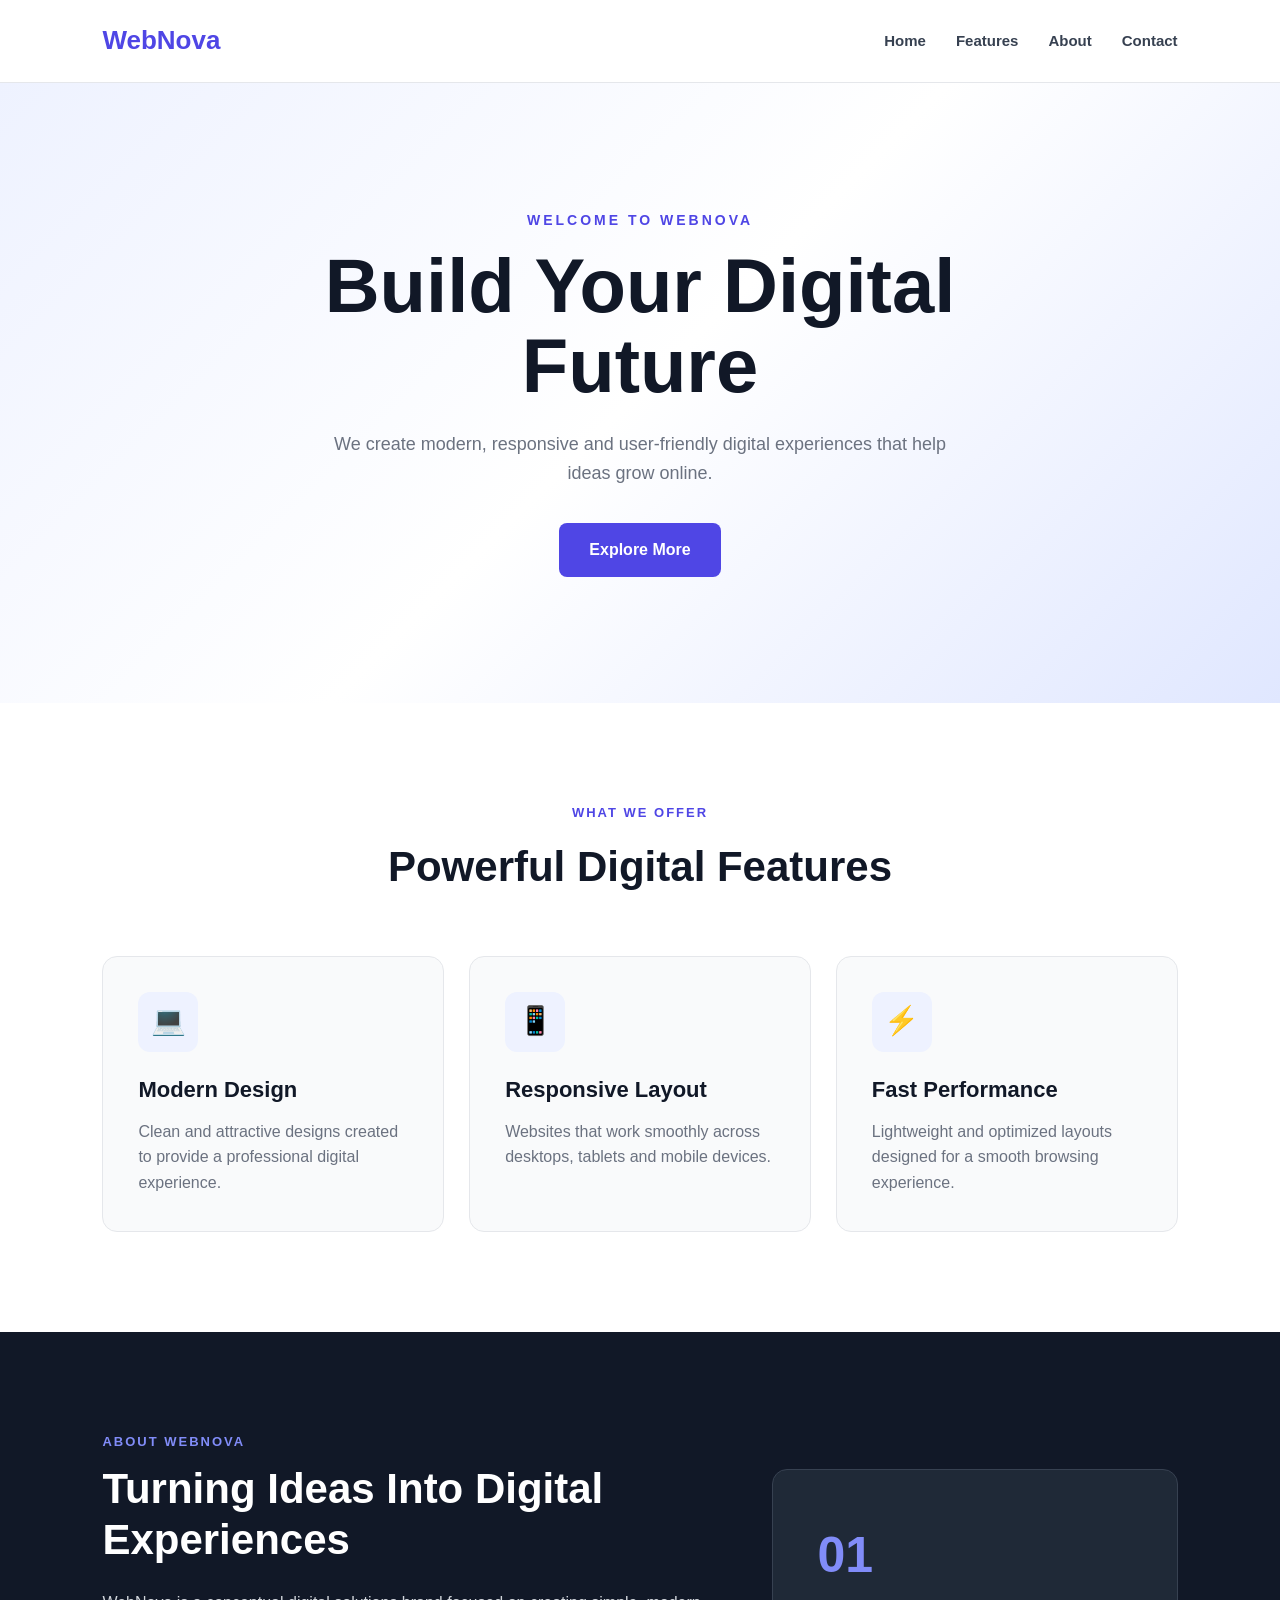
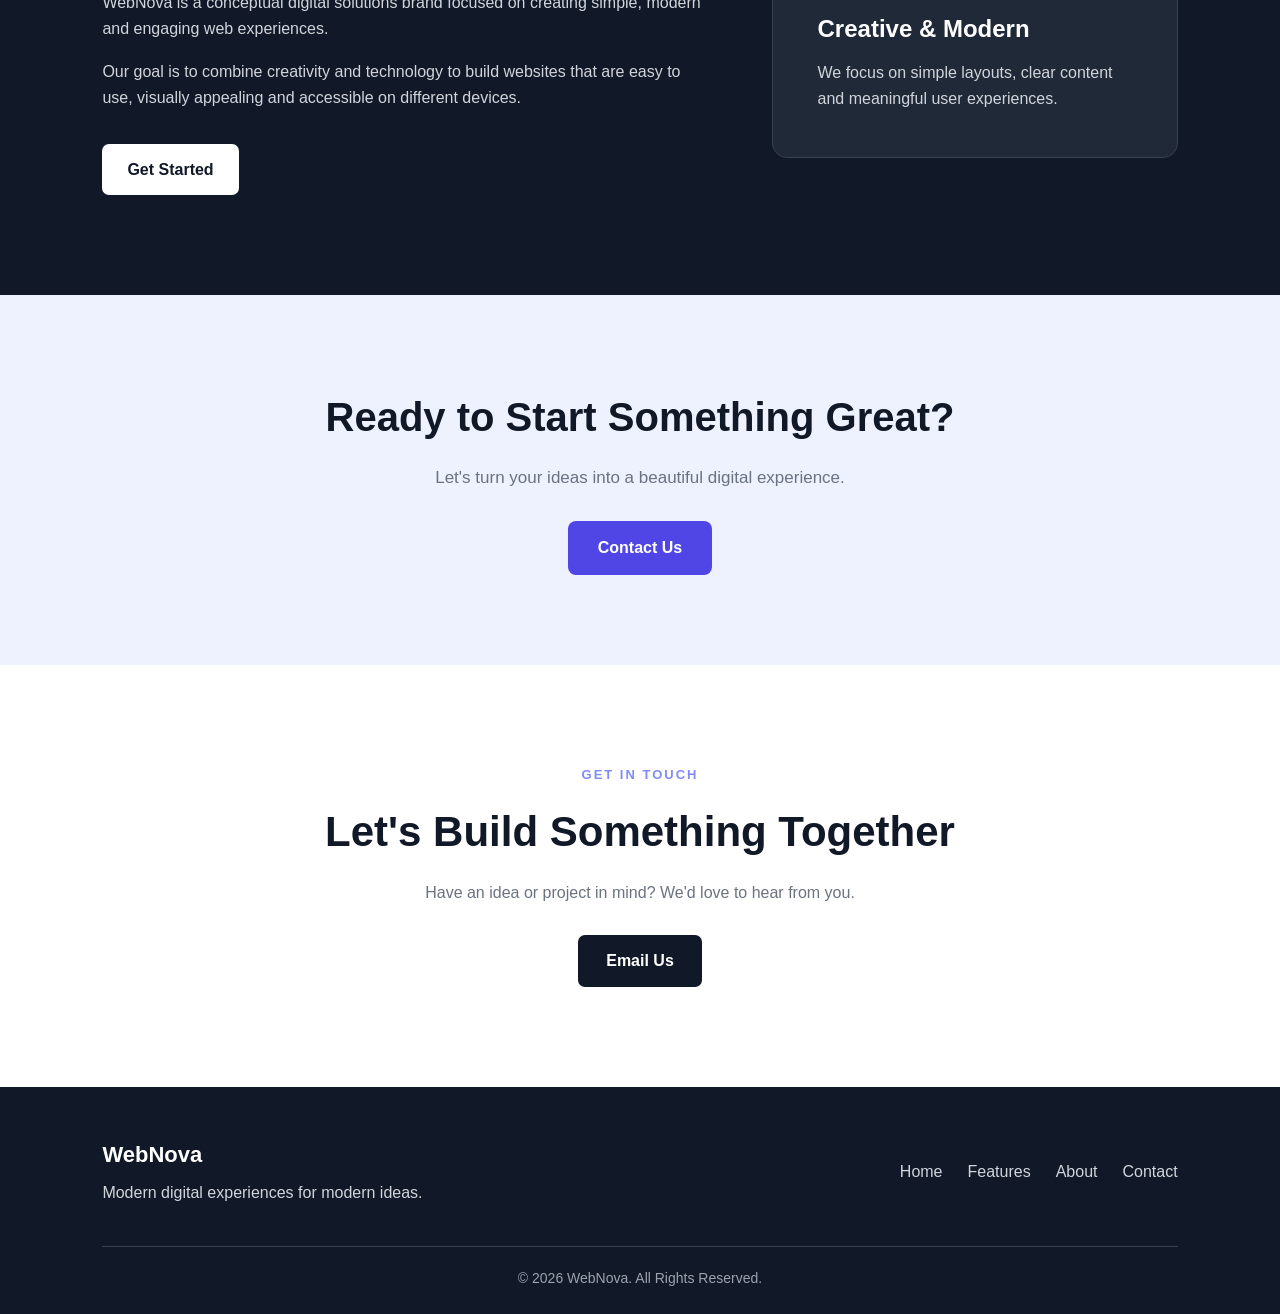
<file: WebDev-L1-LandingPage/index.html>
<!DOCTYPE html>
<html lang="en">
<head>
    <meta charset="UTF-8">
    <meta name="viewport" content="width=device-width, initial-scale=1.0">

    <title>WebNova - Modern Digital Solutions</title>

    <link rel="stylesheet" href="style.css">
</head>

<body>

    <header class="navbar">
        <div class="logo">WebNova</div>

        <nav>
            <a href="#home">Home</a>
            <a href="#features">Features</a>
            <a href="#about">About</a>
            <a href="#contact">Contact</a>
        </nav>
    </header>


    <section id="home" class="hero">

        <div class="hero-content">

            <p class="small-heading">WELCOME TO WEBNOVA</p>

            <h1>Build Your Digital Future</h1>

            <p>
                We create modern, responsive and user-friendly digital
                experiences that help ideas grow online.
            </p>

            <a href="#features" class="hero-button">
                Explore More
            </a>

        </div>

    </section>


    <section id="features" class="features">

        <div class="section-heading">
            <p>WHAT WE OFFER</p>
            <h2>Powerful Digital Features</h2>
        </div>

        <div class="feature-container">

            <div class="feature-card">
                <div class="icon">💻</div>
                <h3>Modern Design</h3>
                <p>
                    Clean and attractive designs created to provide
                    a professional digital experience.
                </p>
            </div>

            <div class="feature-card">
                <div class="icon">📱</div>
                <h3>Responsive Layout</h3>
                <p>
                    Websites that work smoothly across desktops,
                    tablets and mobile devices.
                </p>
            </div>

            <div class="feature-card">
                <div class="icon">⚡</div>
                <h3>Fast Performance</h3>
                <p>
                    Lightweight and optimized layouts designed
                    for a smooth browsing experience.
                </p>
            </div>

        </div>

    </section>


    <section id="about" class="about">

        <div class="about-content">

            <div class="about-text">

                <p class="section-label">ABOUT WEBNOVA</p>

                <h2>Turning Ideas Into Digital Experiences</h2>

                <p>
                    WebNova is a conceptual digital solutions brand
                    focused on creating simple, modern and engaging
                    web experiences.
                </p>

                <p>
                    Our goal is to combine creativity and technology
                    to build websites that are easy to use, visually
                    appealing and accessible on different devices.
                </p>

                <a href="#contact" class="about-button">
                    Get Started
                </a>

            </div>

            <div class="about-box">

                <div class="about-number">01</div>

                <h3>Creative & Modern</h3>

                <p>
                    We focus on simple layouts, clear content and
                    meaningful user experiences.
                </p>

            </div>

        </div>

    </section>


    <section class="cta">

        <h2>Ready to Start Something Great?</h2>

        <p>
            Let's turn your ideas into a beautiful digital experience.
        </p>

        <a href="#contact" class="cta-button">
            Contact Us
        </a>

    </section>

    <section id="contact" class="contact">

        <p class="section-label">GET IN TOUCH</p>

        <h2>Let's Build Something Together</h2>

        <p>
            Have an idea or project in mind? We'd love to hear from you.
        </p>

        <a href="mailto:hello@webnova.com" class="contact-button">
            Email Us
        </a>

    </section>

    <footer>

        <div class="footer-content">

            <div>
                <h3>WebNova</h3>
                <p>Modern digital experiences for modern ideas.</p>
            </div>

            <div class="footer-links">
                <a href="#home">Home</a>
                <a href="#features">Features</a>
                <a href="#about">About</a>
                <a href="#contact">Contact</a>
            </div>

        </div>

        <p class="copyright">
            © 2026 WebNova. All Rights Reserved.
        </p>

    </footer>

</body>
</html>
</file>
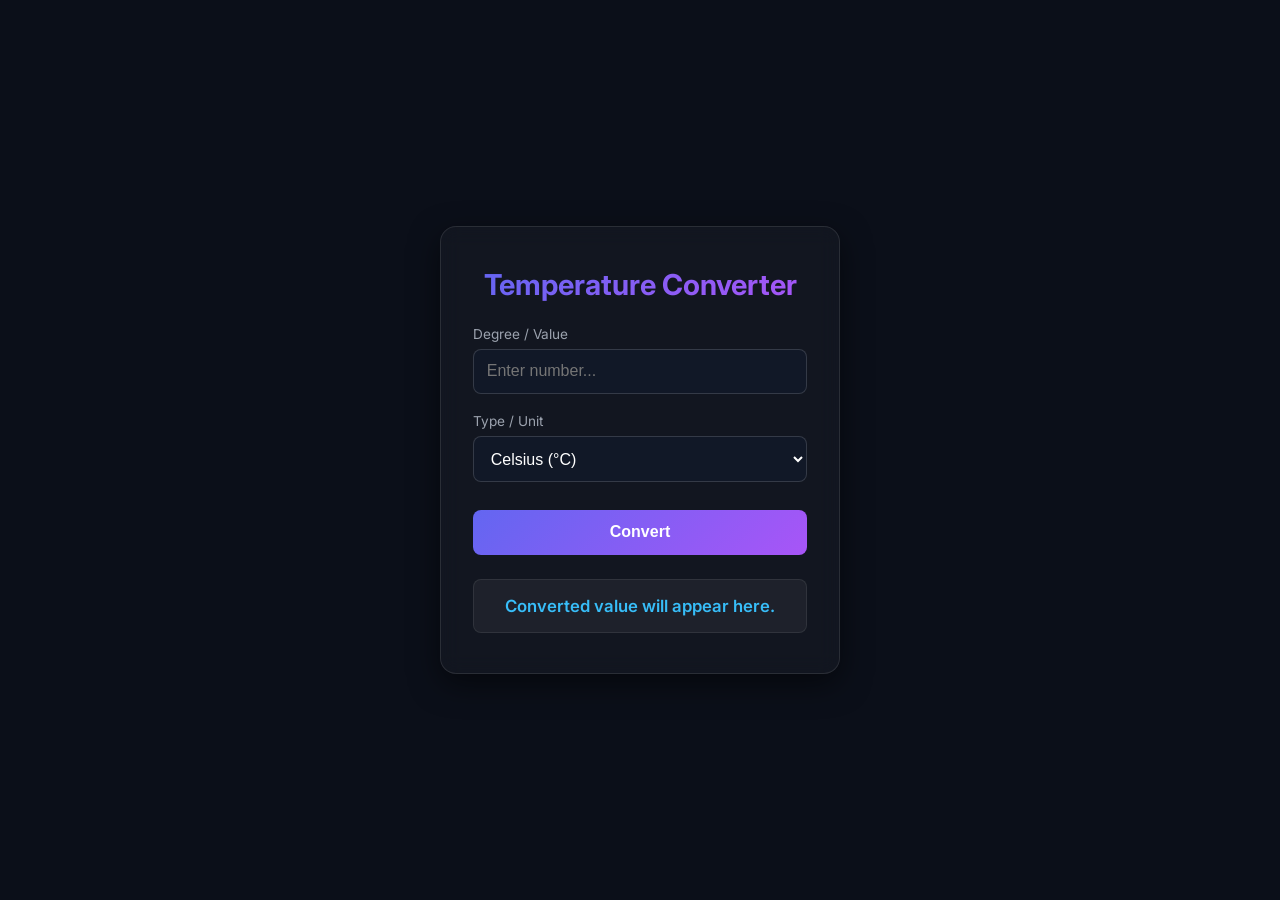
<file: WebDev-L1-TemperatureConverter/index.html>
<!DOCTYPE html>
<html lang="en">
<head>
  <meta charset="UTF-8">
  <meta name="viewport" content="width=device-width, initial-scale=1.0">
  <title>Temperature Converter</title>
  <link rel="stylesheet" href="style.css">
</head>
<body>

  <div class="converter-card">
    <h2>Temperature Converter</h2>

    <div class="input-group">
      <label for="degrees">Degree / Value</label>
      <input type="number" id="degrees" placeholder="Enter number..." step="any">
    </div>

    <div class="input-group">
      <label for="unit">Type / Unit</label>
      <select id="unit">
        <option value="celsius">Celsius (°C)</option>
        <option value="fahrenheit">Fahrenheit (°F)</option>
        <option value="kelvin">Kelvin (K)</option>
      </select>
    </div>

    <button id="convert-btn">Convert</button>

    <div class="result-box">
      <p id="result-text">Converted value will appear here.</p>
    </div>
  </div>

  <script src="script.js"></script>
</body>
</html>
</file>
<file: WebDev-L1-LandingPage/style.css>
* {
    margin: 0;
    padding: 0;
    box-sizing: border-box;
    scroll-behavior: smooth;
}

body {
    font-family: Arial, Helvetica, sans-serif;
    line-height: 1.6;
    color: #1f2937;
    background: #ffffff;
}

a {
    text-decoration: none;
}

.navbar {
    position: sticky;
    top: 0;
    z-index: 1000;

    display: flex;
    justify-content: space-between;
    align-items: center;

    padding: 20px 8%;

    background: #ffffff;
    border-bottom: 1px solid #e5e7eb;
}

.logo {
    font-size: 26px;
    font-weight: 700;
    color: #4f46e5;
}

.navbar nav {
    display: flex;
    gap: 30px;
}

.navbar nav a {
    color: #374151;
    font-size: 15px;
    font-weight: 600;

    transition: 0.3s;
}

.navbar nav a:hover {
    color: #4f46e5;
}


/* =========================
   Hero Section
========================= */

.hero {
    min-height: 620px;

    display: flex;
    justify-content: center;
    align-items: center;

    text-align: center;

    padding: 80px 8%;

    background: linear-gradient(
        135deg,
        #eef2ff,
        #ffffff,
        #e0e7ff
    );
}

.hero-content {
    max-width: 850px;
}

.small-heading {
    margin-bottom: 15px;

    color: #4f46e5;

    font-size: 14px;
    font-weight: 700;
    letter-spacing: 3px;
}

.hero h1 {
    margin-bottom: 25px;

    color: #111827;

    font-size: clamp(42px, 7vw, 76px);
    line-height: 1.05;
}

.hero p:not(.small-heading) {
    max-width: 650px;

    margin: 0 auto 35px;

    color: #6b7280;

    font-size: 18px;
}

.hero-button {
    display: inline-block;

    padding: 14px 30px;

    color: white;
    background: #4f46e5;

    border-radius: 8px;

    font-weight: 600;

    transition: 0.3s;
}

.hero-button:hover {
    background: #3730a3;
    transform: translateY(-2px);
}

.features {
    padding: 100px 8%;

    background: #ffffff;
}

.section-heading {
    max-width: 700px;

    margin: 0 auto 55px;

    text-align: center;
}

.section-heading p {
    margin-bottom: 10px;

    color: #4f46e5;

    font-size: 13px;
    font-weight: 700;
    letter-spacing: 2px;
}

.section-heading h2 {
    color: #111827;
    font-size: 42px;
}

.feature-container {
    display: grid;

    grid-template-columns: repeat(3, 1fr);

    gap: 25px;

    max-width: 1100px;

    margin: auto;
}

.feature-card {
    padding: 35px;

    background: #f9fafb;

    border: 1px solid #e5e7eb;

    border-radius: 15px;

    transition: 0.3s;
}

.feature-card:hover {
    transform: translateY(-8px);

    box-shadow: 0 15px 35px rgba(0, 0, 0, 0.08);
}

.icon {
    width: 60px;
    height: 60px;

    display: flex;
    justify-content: center;
    align-items: center;

    margin-bottom: 20px;

    background: #eef2ff;

    border-radius: 12px;

    font-size: 28px;
}

.feature-card h3 {
    margin-bottom: 12px;

    color: #111827;

    font-size: 22px;
}

.feature-card p {
    color: #6b7280;
}

.about {
    padding: 100px 8%;

    background: #111827;

    color: white;
}

.about-content {
    max-width: 1100px;

    display: grid;

    grid-template-columns: 1.5fr 1fr;

    gap: 60px;

    align-items: center;

    margin: auto;
}

.section-label {
    margin-bottom: 12px;

    color: #818cf8;

    font-size: 13px;
    font-weight: 700;
    letter-spacing: 2px;
}

.about h2 {
    margin-bottom: 25px;

    font-size: 42px;
    line-height: 1.2;
}

.about-text > p:not(.section-label) {
    margin-bottom: 18px;

    color: #d1d5db;
}

.about-button {
    display: inline-block;

    margin-top: 15px;

    padding: 13px 25px;

    color: #111827;

    background: white;

    border-radius: 7px;

    font-weight: 600;
}

.about-box {
    padding: 45px;

    background: #1f2937;

    border: 1px solid #374151;

    border-radius: 15px;
}

.about-number {
    margin-bottom: 15px;

    color: #818cf8;

    font-size: 50px;
    font-weight: 700;
}

.about-box h3 {
    margin-bottom: 12px;

    font-size: 24px;
}

.about-box p {
    color: #d1d5db;
}

.cta {
    padding: 90px 8%;

    text-align: center;

    background: #eef2ff;
}

.cta h2 {
    margin-bottom: 15px;

    color: #111827;

    font-size: 40px;
}

.cta p {
    margin-bottom: 30px;

    color: #6b7280;

    font-size: 17px;
}

.cta-button {
    display: inline-block;

    padding: 14px 30px;

    color: white;

    background: #4f46e5;

    border-radius: 8px;

    font-weight: 600;
}


.contact {
    padding: 100px 8%;

    text-align: center;

    background: white;
}

.contact h2 {
    margin-bottom: 15px;

    color: #111827;

    font-size: 42px;
}

.contact > p:not(.section-label) {
    margin-bottom: 30px;

    color: #6b7280;
}

.contact-button {
    display: inline-block;

    padding: 13px 28px;

    color: white;

    background: #111827;

    border-radius: 7px;

    font-weight: 600;
}


footer {
    padding: 50px 8% 25px;

    color: #d1d5db;

    background: #111827;
}

.footer-content {
    max-width: 1100px;

    display: flex;
    justify-content: space-between;

    gap: 40px;

    margin: auto;
}

.footer-content h3 {
    margin-bottom: 8px;

    color: white;

    font-size: 22px;
}

.footer-links {
    display: flex;
    gap: 25px;
    align-items: center;
}

.footer-links a {
    color: #d1d5db;

    transition: 0.3s;
}

.footer-links a:hover {
    color: white;
}

.copyright {
    max-width: 1100px;

    margin: 40px auto 0;
    padding-top: 20px;

    text-align: center;

    border-top: 1px solid #374151;

    color: #9ca3af;

    font-size: 14px;
}


@media (max-width: 800px) {

    .navbar {
        padding: 18px 5%;

        flex-direction: column;

        gap: 15px;
    }

    .navbar nav {
        gap: 15px;
        flex-wrap: wrap;
        justify-content: center;
    }

    .hero {
        min-height: 550px;

        padding: 60px 5%;
    }

    .hero h1 {
        font-size: 48px;
    }

    .feature-container {
        grid-template-columns: 1fr;
    }

    .about-content {
        grid-template-columns: 1fr;
    }

    .about h2,
    .section-heading h2,
    .contact h2,
    .cta h2 {
        font-size: 34px;
    }

    .footer-content {
        flex-direction: column;

        text-align: center;
    }

    .footer-links {
        justify-content: center;

        flex-wrap: wrap;
    }
}


@media (max-width: 500px) {

    .navbar nav {
        font-size: 14px;
    }

    .hero h1 {
        font-size: 40px;
    }

    .hero p:not(.small-heading) {
        font-size: 16px;
    }

    .features,
    .about,
    .contact {
        padding: 70px 5%;
    }

    .feature-card {
        padding: 25px;
    }
}
</file>
<file: WebDev-L1-TemperatureConverter/style.css>
@import url('https://fonts.googleapis.com/css2?family=Inter:wght@400;600;700&display=swap');

* {
  box-sizing: border-box;
  margin: 0;
  padding: 0;
}

body {
  font-family: 'Inter', sans-serif;
  background-color: #0b0f19;
  color: #f3f4f6;
  display: flex;
  justify-content: center;
  align-items: center;
  min-height: 100vh;
}

.converter-card {
  background: rgba(255, 255, 255, 0.03);
  border: 1px solid rgba(255, 255, 255, 0.1);
  border-radius: 16px;
  padding: 2.5rem 2rem;
  width: 100%;
  max-width: 400px;
  box-shadow: 0 10px 30px rgba(0, 0, 0, 0.5);
  backdrop-filter: blur(10px);
  text-align: center;
}

.converter-card h2 {
  font-size: 1.8rem;
  margin-bottom: 1.5rem;
  background: linear-gradient(135deg, #6366f1 0%, #a855f7 100%);
  -webkit-background-clip: text;
  -webkit-text-fill-color: transparent;
}

.input-group {
  margin-bottom: 1.2rem;
  text-align: left;
}

.input-group label {
  display: block;
  font-size: 0.85rem;
  color: #9ca3af;
  margin-bottom: 0.4rem;
}

.input-group input, 
.input-group select {
  width: 100%;
  padding: 0.8rem;
  border-radius: 8px;
  border: 1px solid rgba(255, 255, 255, 0.15);
  background: #111827;
  color: #fff;
  font-size: 1rem;
  outline: none;
}

.input-group input:focus, 
.input-group select:focus {
  border-color: #8b5cf6;
}

button {
  width: 100%;
  padding: 0.85rem;
  border: none;
  border-radius: 8px;
  background: linear-gradient(135deg, #6366f1 0%, #a855f7 100%);
  color: #fff;
  font-size: 1rem;
  font-weight: 600;
  cursor: pointer;
  margin-top: 0.5rem;
  transition: transform 0.2s ease, opacity 0.2s ease;
}

button:hover {
  opacity: 0.9;
  transform: translateY(-1px);
}

.result-box {
  margin-top: 1.5rem;
  padding: 1rem;
  background: rgba(255, 255, 255, 0.05);
  border-radius: 8px;
  border: 1px solid rgba(255, 255, 255, 0.08);
}

.result-box p {
  font-size: 1.05rem;
  font-weight: 600;
  color: #38bdf8;
}
</file>
